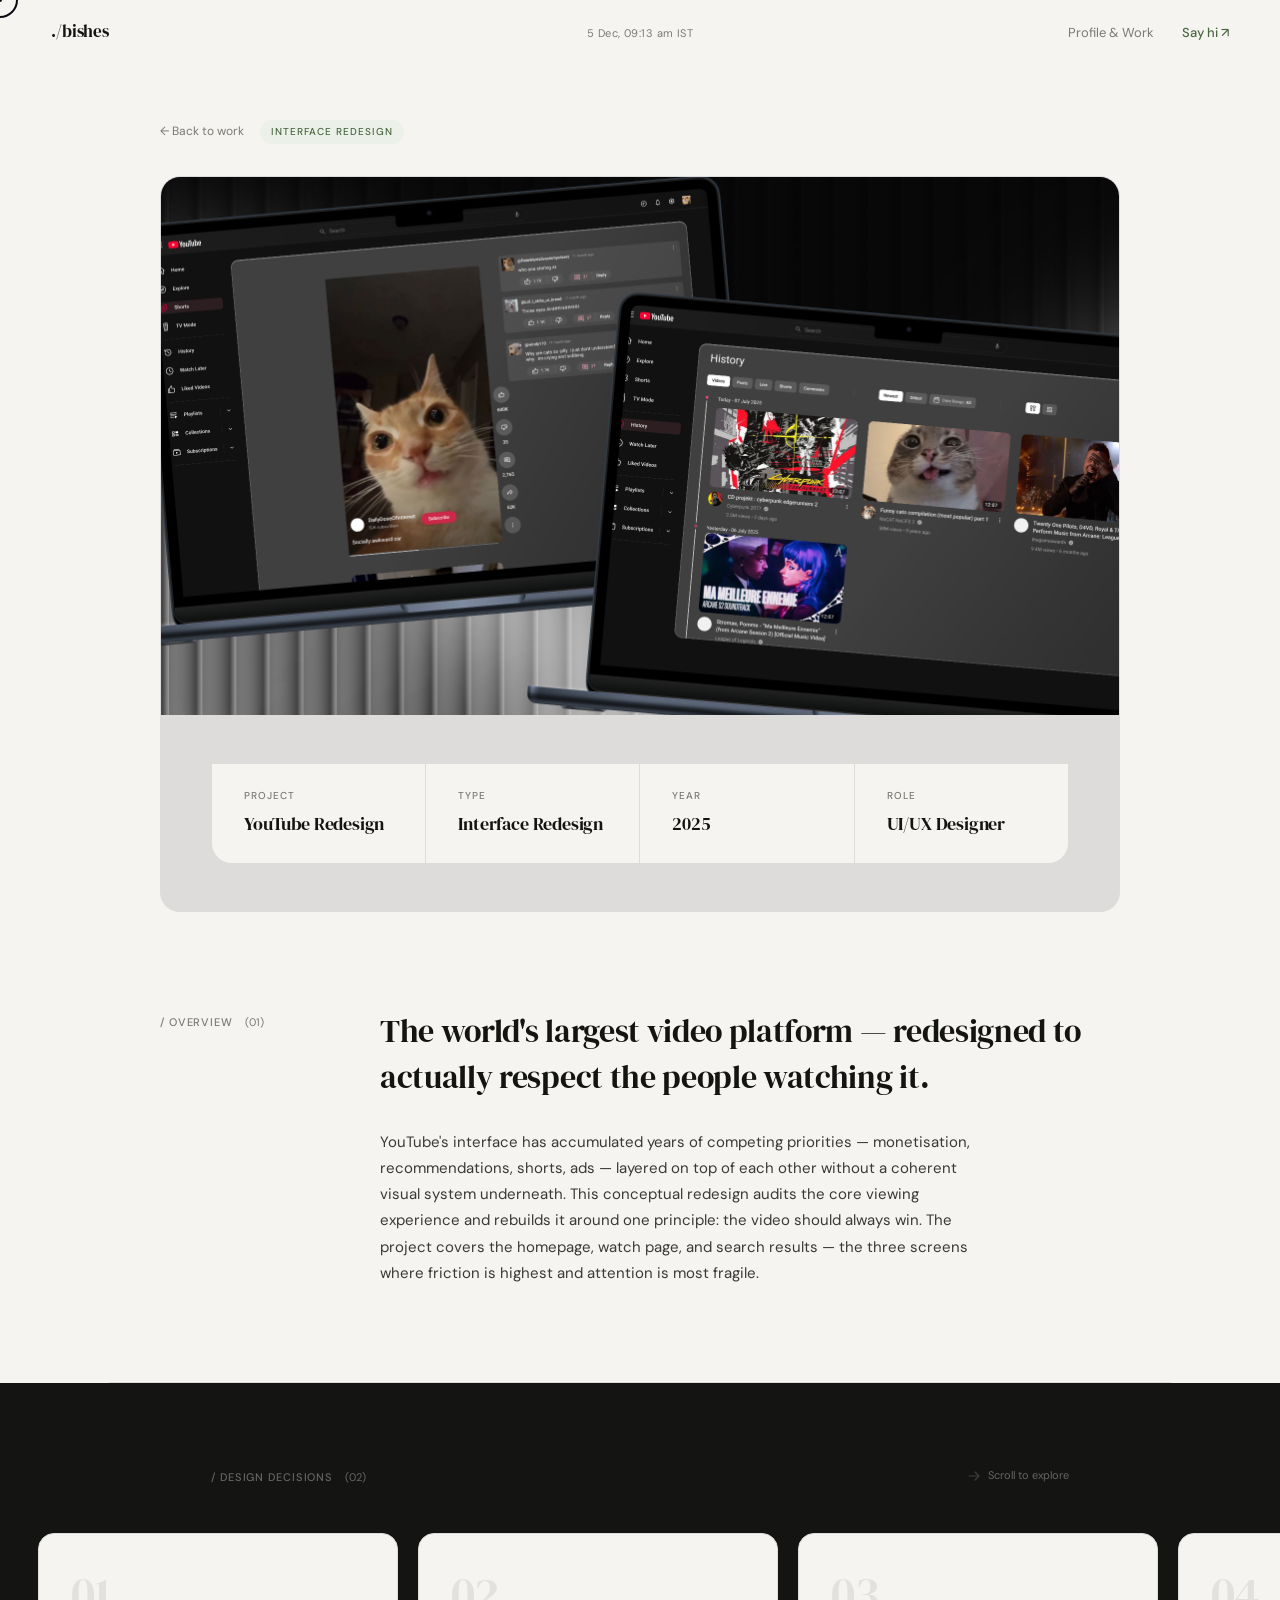
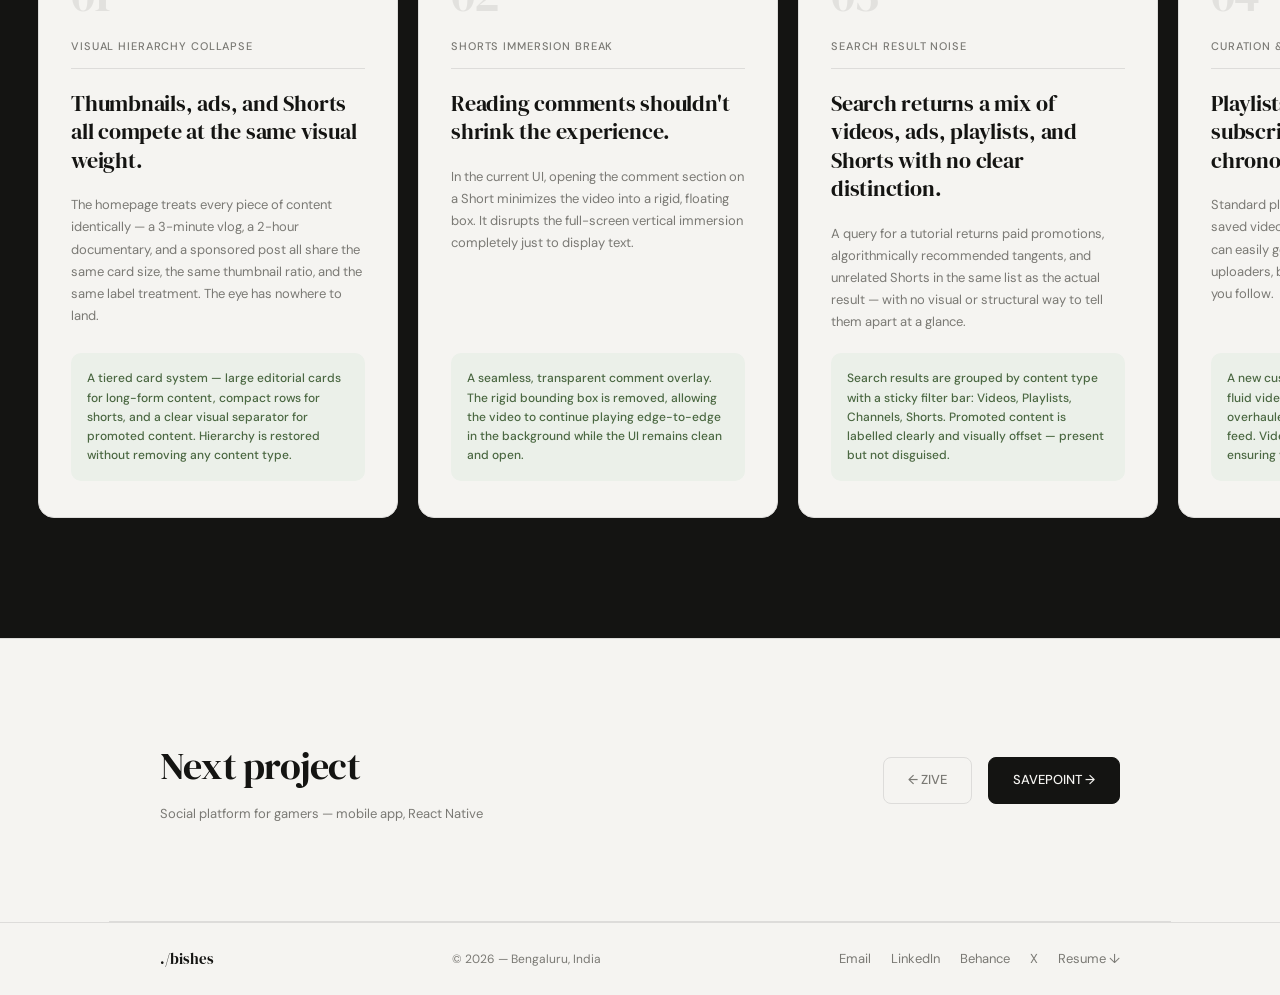
<file: redesign.html>
<!doctype html>
<html lang="en">
  <head>
    <meta charset="UTF-8" />
    <meta name="viewport" content="width=device-width, initial-scale=1.0" />
    <title>YouTube Redesign — Case Study · Bishzo</title>
    <link rel="preconnect" href="https://fonts.googleapis.com" />
    <link rel="preconnect" href="https://fonts.gstatic.com" crossorigin />
    <link
      href="https://fonts.googleapis.com/css2?family=DM+Serif+Display:ital@0;1&family=DM+Sans:ital,opsz,wght@0,9..40,300;0,9..40,400;0,9..40,500;1,9..40,300&display=swap"
      rel="stylesheet"
    />
    <link rel="icon" type="image/svg+xml" href="assets/cat-favicon.svg" />
    <link rel="stylesheet" href="style.css" />
    <link rel="stylesheet" href="case.css" />
  </head>
  <body>
    <div class="cursor" id="cursor"></div>
    <div class="cursor-dot" id="cursor-dot"></div>

    <nav class="nav" id="nav">
      <a href="index.html" class="nav__mark">./bishes</a>
      <div class="nav__center">
        <span class="nav__date" id="nav-date"></span>
      </div>
      <ul class="nav__links" style="margin-left: auto">
        <li><a href="about.html" class="nav__link">Profile & Work</a></li>
        <li>
          <a href="about.html#contact" class="nav__link nav__link--hi"
            >Say hi ↗</a
          >
        </li>
      </ul>
    </nav>

    <!-- ═══ HERO MOCKUP ═══ -->
    <div class="cs-hero" data-reveal>
      <div class="cs-hero__eyebrow">
        <a href="about.html" class="cs-hero__back">← Back to work</a>
        <span class="cs-hero__tag">Interface Redesign</span>
      </div>

      <!-- REPLACE: swap .cs-mockup__ph with your hero mockup image -->
      <div class="cs-mockup">
        <img
          src="assets/Redesign main MOCK.png"
          alt="YouTube Redesign Mockup"
          class="cs-mockup__img"
        />
      </div>

      <div class="cs-meta">
        <div class="cs-meta__cell">
          <span class="cs-meta__label">Project</span>
          <span class="cs-meta__val">YouTube Redesign</span>
        </div>
        <div class="cs-meta__cell">
          <span class="cs-meta__label">Type</span>
          <span class="cs-meta__val">Interface Redesign</span>
        </div>
        <div class="cs-meta__cell">
          <span class="cs-meta__label">Year</span>
          <span class="cs-meta__val">2025</span>
        </div>
        <div class="cs-meta__cell">
          <span class="cs-meta__label">Role</span>
          <span class="cs-meta__val">UI/UX Designer</span>
        </div>
      </div>
    </div>

    <!-- ═══ OVERVIEW ═══ -->
    <section class="cs-overview" data-reveal>
      <div class="cs-overview__inner">
        <div>
          <span class="section-label">/ Overview</span>
          <span class="section-num">(01)</span>
        </div>
        <div>
          <p class="cs-overview__pull">
            The world's largest video platform — redesigned to actually respect
            the people watching it.
          </p>
          <p class="cs-overview__body">
            YouTube's interface has accumulated years of competing priorities —
            monetisation, recommendations, shorts, ads — layered on top of each
            other without a coherent visual system underneath. This conceptual
            redesign audits the core viewing experience and rebuilds it around
            one principle: the video should always win. The project covers the
            homepage, watch page, and search results — the three screens where
            friction is highest and attention is most fragile.
          </p>
        </div>
      </div>
    </section>

    <!-- ═══ PAIN POINT CARDS ═══ -->
    <section class="cs-cards" data-reveal>
      <div class="cs-cards__header">
        <div>
          <span class="section-label">/ Design Decisions</span>
          <span class="section-num">(02)</span>
        </div>
        <span class="cs-cards__hint">
          <svg width="16" height="16" viewBox="0 0 16 16" fill="none">
            <path
              d="M3 8h10M9 4l4 4-4 4"
              stroke="currentColor"
              stroke-width="1.2"
              stroke-linecap="round"
              stroke-linejoin="round"
            />
          </svg>
          Scroll to explore
        </span>
      </div>

      <div class="cs-cards__track" id="redesign-track">
        <div class="cs-card">
          <div class="cs-card__preview">
            <img
              src="assets/YT card 1.png"
              alt="YouTube Redesign Mockup 1"
              style="
                width: 100%;
                height: 100%;
                object-fit: cover;
                display: block;
              "
            />
          </div>
          <span class="cs-card__num">01</span>
          <p class="cs-card__problem">Visual Hierarchy Collapse</p>
          <h3 class="cs-card__title">
            Thumbnails, ads, and Shorts all compete at the same visual weight.
          </h3>
          <p class="cs-card__body">
            The homepage treats every piece of content identically — a 3-minute
            vlog, a 2-hour documentary, and a sponsored post all share the same
            card size, the same thumbnail ratio, and the same label treatment.
            The eye has nowhere to land.
          </p>
          <div class="cs-card__solution">
            A tiered card system — large editorial cards for long-form content,
            compact rows for shorts, and a clear visual separator for promoted
            content. Hierarchy is restored without removing any content type.
          </div>
        </div>

        <div class="cs-card">
          <div class="cs-card__preview">
            <img
              src="assets/YT card 2.png"
              alt="YouTube Redesign Mockup 2"
              style="
                width: 100%;
                height: 100%;
                object-fit: cover;
                display: block;
              "
            />
          </div>
          <span class="cs-card__num">02</span>
          <p class="cs-card__problem">Shorts Immersion Break</p>
          <h3 class="cs-card__title">
            Reading comments shouldn't shrink the experience.
          </h3>
          <p class="cs-card__body">
            In the current UI, opening the comment section on a Short minimizes
            the video into a rigid, floating box. It disrupts the full-screen
            vertical immersion completely just to display text.
          </p>
          <div class="cs-card__solution">
            A seamless, transparent comment overlay. The rigid bounding box is
            removed, allowing the video to continue playing edge-to-edge in the
            background while the UI remains clean and open.
          </div>
        </div>

        <div class="cs-card">
          <div class="cs-card__preview">
            <img
              src="assets/YT card 3.png"
              alt="YouTube Redesign Mockup 3"
              style="
                width: 100%;
                height: 100%;
                object-fit: cover;
                display: block;
              "
            />
          </div>
          <span class="cs-card__num">03</span>
          <p class="cs-card__problem">Search Result Noise</p>
          <h3 class="cs-card__title">
            Search returns a mix of videos, ads, playlists, and Shorts with no
            clear distinction.
          </h3>
          <p class="cs-card__body">
            A query for a tutorial returns paid promotions, algorithmically
            recommended tangents, and unrelated Shorts in the same list as the
            actual result — with no visual or structural way to tell them apart
            at a glance.
          </p>
          <div class="cs-card__solution">
            Search results are grouped by content type with a sticky filter bar:
            Videos, Playlists, Channels, Shorts. Promoted content is labelled
            clearly and visually offset — present but not disguised.
          </div>
        </div>

        <div class="cs-card">
          <div class="cs-card__preview">
            <img
              src="assets/YT card 4.png"
              alt="YouTube Redesign Mockup 4"
              style="
                width: 100%;
                height: 100%;
                object-fit: cover;
                display: block;
              "
            />
          </div>
          <span class="cs-card__num">04</span>
          <p class="cs-card__problem">Curation & Feed Clarity</p>
          <h3 class="cs-card__title">
            Playlists are rigid, and subscription feeds lack chronological
            focus.
          </h3>
          <p class="cs-card__body">
            Standard playlists make it tedious to categorize saved videos.
            Meanwhile, the Subscriptions tab can easily get overwhelmed by
            high-volume uploaders, burying content from other creators you
            follow.
          </p>
          <div class="cs-card__solution">
            A new customizable "Collections" system for fluid video
            categorization, paired with an overhauled, timeline-based
            Subscription feed. Videos are strictly grouped by day, ensuring you
            never miss an upload.
          </div>
        </div>

        <div class="cs-card">
          <div class="cs-card__preview">
            <img
              src="assets/YT card 5.png"
              alt="YouTube Redesign Mockup 5"
              style="
                width: 100%;
                height: 100%;
                object-fit: cover;
                display: block;
              "
            />
          </div>
          <span class="cs-card__num">05</span>
          <p class="cs-card__problem">History Page Navigation</p>
          <h3 class="cs-card__title">
            Finding a video from three days ago shouldn't be a scavenger hunt.
          </h3>
          <p class="cs-card__body">
            The current history page is an endless, mixed dump of 10-second
            Shorts, random clicks, and 2-hour podcasts. Finding a specific past
            video relies entirely on endless scrolling and visual memory.
          </p>
          <div class="cs-card__solution">
            A structured, timeline-based History architecture. Days are clearly
            separated, and fast-paced Shorts are filtered into their own
            distinct horizontal rows, keeping the main vertical feed clean for
            long-form content.
          </div>
        </div>

        <div class="cs-card">
          <div class="cs-card__preview">
            <img
              src="assets/YT card 6.png"
              alt="YouTube Redesign Mockup 6"
              style="
                width: 100%;
                height: 100%;
                object-fit: cover;
                display: block;
              "
            />
          </div>
          <span class="cs-card__num">06</span>
          <p class="cs-card__problem">Watch Page Context</p>
          <h3 class="cs-card__title">
            Live chats and recommendations fight for the exact same real estate.
          </h3>
          <p class="cs-card__body">
            During live streams or premieres, the screen becomes a chaotic mess.
            Users are forced to choose between engaging with the community or
            discovering what to watch next, as both sections clash visually.
          </p>
          <div class="cs-card__solution">
            Integrated toggle tabs built directly beside the player. Users can
            seamlessly switch between the "Live Chat" view and the "Up Next"
            recommendations within the same clean side-panel, keeping the
            viewport tidy.
          </div>
        </div>
      </div>
    </section>

    <!-- ═══ END NAV ═══ -->
    <div class="cs-end" data-reveal>
      <div class="cs-end__left">
        <h2>Next project</h2>
        <p>Social platform for gamers — mobile app, React Native</p>
      </div>
      <div class="cs-end__nav">
        <a href="zive.html" class="cs-end__btn">← ZIVE</a>
        <a href="savepoint.html" class="cs-end__btn cs-end__btn--primary"
          >SAVEPOINT →</a
        >
      </div>
    </div>

    <footer class="footer">
      <div class="footer__inner">
        <span class="footer__mark">./bishes</span>
        <span class="footer__copy">© 2026 — Bengaluru, India</span>
        <div class="footer__links">
          <a href="mailto:phukonbishes04@gmail.com" class="footer__link"
            >Email</a
          >
          <a
            href="https://www.linkedin.com/in/bishes-phukon-436045247/"
            class="footer__link"
            target="_blank"
            rel="noopener"
            >LinkedIn</a
          >
          <a
            href="https://www.behance.net/bishesphukondesign"
            class="footer__link"
            target="_blank"
            rel="noopener"
            >Behance</a
          >
          <a
            href="https://x.com/wbishzo"
            class="footer__link"
            target="_blank"
            rel="noopener"
            >X</a
          >
          <a
            href="assets/Bishes_Phukon Design Resume.pdf"
            class="footer__link"
            download
            >Resume ↓</a
          >
        </div>
      </div>
    </footer>

    <script src="script.js"></script>
    <script>
      document.addEventListener("DOMContentLoaded", function () {
        const track = document.querySelector(".cs-cards__track");
        let isDown = false,
          startX,
          scrollLeft,
          velX = 0,
          lastX,
          rafId;

        if (track) {
          track.addEventListener("mousedown", (e) => {
            isDown = true;
            track.classList.add("is-dragging");
            startX = e.pageX - track.offsetLeft;
            scrollLeft = track.scrollLeft;
            lastX = e.pageX;
            velX = 0;
            cancelAnimationFrame(rafId);
          });

          window.addEventListener("mouseup", () => {
            if (!isDown) return;
            isDown = false;
            track.classList.remove("is-dragging");
            const glide = () => {
              velX *= 0.92;
              if (Math.abs(velX) < 0.5) return;
              track.scrollLeft -= velX;
              rafId = requestAnimationFrame(glide);
            };
            rafId = requestAnimationFrame(glide);
          });

          window.addEventListener("mousemove", (e) => {
            if (!isDown) return;
            e.preventDefault();
            const x = e.pageX - track.offsetLeft;
            const walk = (x - startX) * 1.5;
            velX = (e.pageX - lastX) * 1.5;
            track.scrollLeft = scrollLeft - walk;
            lastX = e.pageX;
          });

          track.addEventListener(
            "wheel",
            (e) => {
              if (e.deltaY !== 0) {
                e.preventDefault();
                track.scrollLeft += e.deltaY;
              }
            },
            { passive: false },
          );
        }

        // ── Card Hover & Mockup Preview Logic ──
        let activePreview = null;

        document.querySelectorAll(".cs-card").forEach((card) => {
          const preview = card.querySelector(".cs-card__preview");
          if (preview) {
            document.body.appendChild(preview);
            card._linkedPreview = preview;
          }

          card.addEventListener("mouseenter", () => {
            if (card._linkedPreview) {
              activePreview = card._linkedPreview;
              activePreview.classList.add("is-visible");
            }
          });

          card.addEventListener("mouseleave", () => {
            if (card._linkedPreview) {
              card._linkedPreview.classList.remove("is-visible");
            }
            activePreview = null;
          });
        });

        document.addEventListener("mousemove", (e) => {
          if (activePreview) {
            activePreview.style.left = e.clientX + 24 + "px";
            activePreview.style.top = e.clientY - 120 + "px";
          }
        });
      });
    </script>
  </body>
</html>
</file>
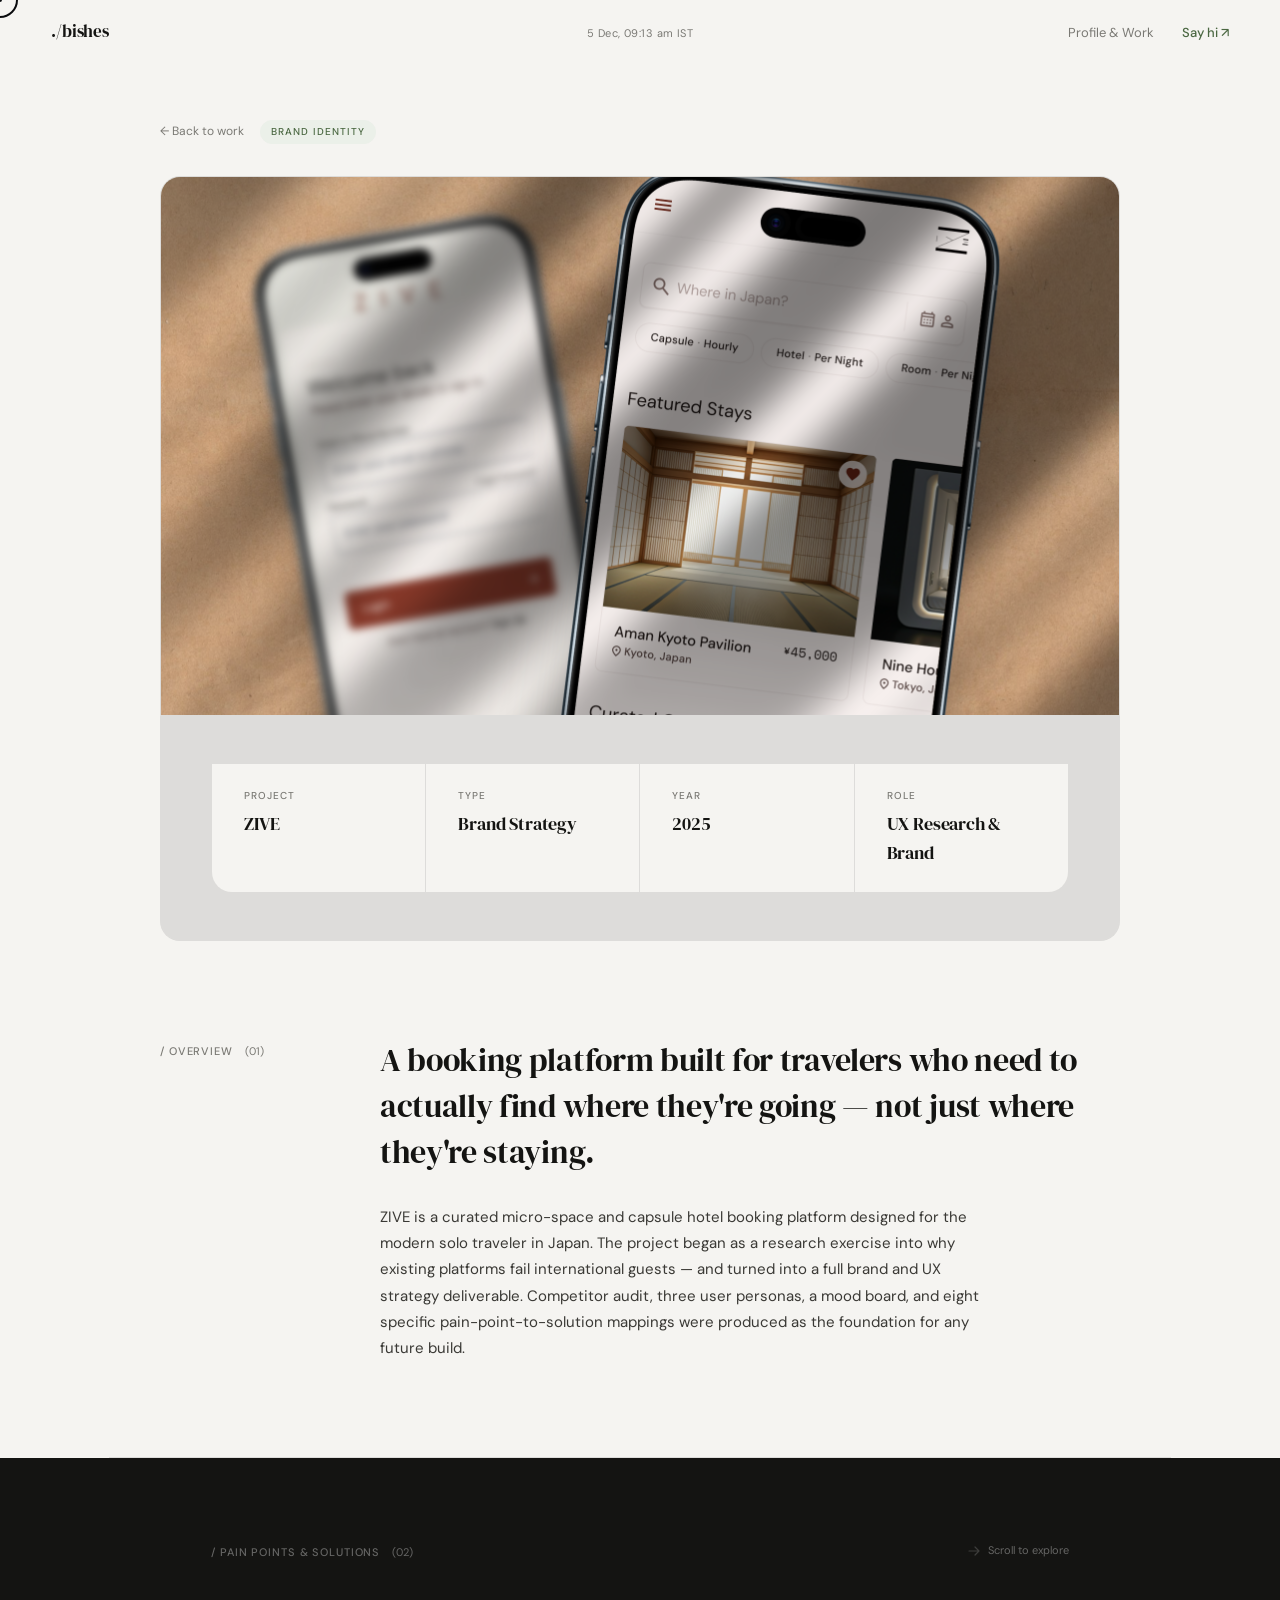
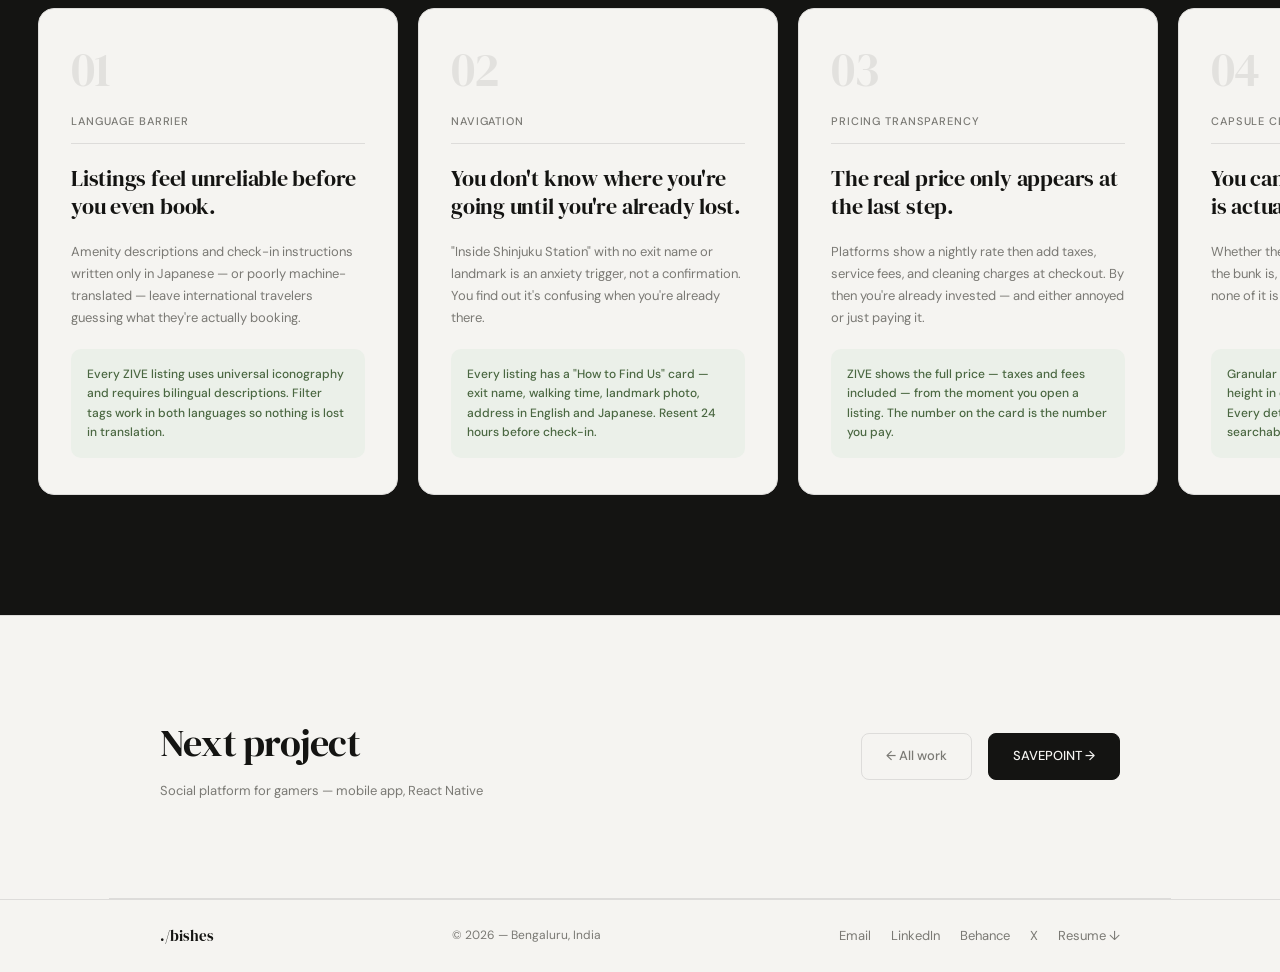
<file: zive.html>
<!doctype html>
<html lang="en">
  <head>
    <meta charset="UTF-8" />
    <meta name="viewport" content="width=device-width, initial-scale=1.0" />
    <title>ZIVE — Case Study · Bishes Phukon</title>
    <link rel="preconnect" href="https://fonts.googleapis.com" />
    <link rel="preconnect" href="https://fonts.gstatic.com" crossorigin />
    <link
      href="https://fonts.googleapis.com/css2?family=DM+Serif+Display:ital@0;1&family=DM+Sans:ital,opsz,wght@0,9..40,300;0,9..40,400;0,9..40,500;1,9..40,300&display=swap"
      rel="stylesheet"
    />
    <link rel="icon" type="image/svg+xml" href="assets/cat-favicon.svg" />
    <link rel="stylesheet" href="style.css" />
    <link rel="stylesheet" href="case.css" />
  </head>
  <body>
    <div class="cursor" id="cursor"></div>
    <div class="cursor-dot" id="cursor-dot"></div>

    <nav class="nav" id="nav">
      <a href="index.html" class="nav__mark">./bishes</a>
      <div class="nav__center">
        <span class="nav__date" id="nav-date"></span>
      </div>
      <ul class="nav__links" style="margin-left: auto">
        <li><a href="about.html" class="nav__link">Profile & Work</a></li>
        <li>
          <a href="about.html#contact" class="nav__link nav__link--hi"
            >Say hi ↗</a
          >
        </li>
      </ul>
    </nav>

    <!-- ═══ HERO MOCKUP ═══ -->
    <div class="cs-hero" data-reveal>
      <div class="cs-hero__eyebrow">
        <a href="about.html" class="cs-hero__back">← Back to work</a>
        <span class="cs-hero__tag">Brand Identity</span>
      </div>

      <!-- MOCKUP FRAME -->
      <!-- REPLACE: swap .cs-mockup__ph with <img src="assets/images/zive-mockup.jpg" alt="ZIVE mockup" style="width:100%;height:100%;object-fit:cover;border-radius:20px 20px 0 0;"> -->
      <div class="cs-mockup">
        <img
          src="assets/ZIVE main MOCK.png"
          alt="ZIVE Project Mockup"
          class="cs-mockup__img"
        />
      </div>

      <!-- META STRIP -->
      <div class="cs-meta">
        <div class="cs-meta__cell">
          <span class="cs-meta__label">Project</span>
          <span class="cs-meta__val">ZIVE</span>
        </div>
        <div class="cs-meta__cell">
          <span class="cs-meta__label">Type</span>
          <span class="cs-meta__val">Brand Strategy</span>
        </div>
        <div class="cs-meta__cell">
          <span class="cs-meta__label">Year</span>
          <span class="cs-meta__val">2025</span>
        </div>
        <div class="cs-meta__cell">
          <span class="cs-meta__label">Role</span>
          <span class="cs-meta__val">UX Research & Brand</span>
        </div>
      </div>
    </div>

    <!-- ═══ OVERVIEW ═══ -->
    <section class="cs-overview" data-reveal>
      <div class="cs-overview__inner">
        <div>
          <span class="section-label">/ Overview</span>
          <span class="section-num">(01)</span>
        </div>
        <div>
          <p class="cs-overview__pull">
            A booking platform built for travelers who need to actually find
            where they're going — not just where they're staying.
          </p>
          <p class="cs-overview__body">
            ZIVE is a curated micro-space and capsule hotel booking platform
            designed for the modern solo traveler in Japan. The project began as
            a research exercise into why existing platforms fail international
            guests — and turned into a full brand and UX strategy deliverable.
            Competitor audit, three user personas, a mood board, and eight
            specific pain-point-to-solution mappings were produced as the
            foundation for any future build.
          </p>
        </div>
      </div>
    </section>

    <!-- ═══ PAIN POINT CARDS ═══ -->
    <section class="cs-cards" data-reveal>
      <div class="cs-cards__header">
        <div>
          <span class="section-label">/ Pain Points & Solutions</span>
          <span class="section-num">(02)</span>
        </div>
        <span class="cs-cards__hint">
          <svg width="16" height="16" viewBox="0 0 16 16" fill="none">
            <path
              d="M3 8h10M9 4l4 4-4 4"
              stroke="currentColor"
              stroke-width="1.2"
              stroke-linecap="round"
              stroke-linejoin="round"
            />
          </svg>
          Scroll to explore
        </span>
      </div>

      <div class="cs-cards__track" id="zive-track">
        <div class="cs-card">
          <div class="cs-card__preview">
            <img src="assets/Zive card 1 mockup.png" alt="ZIVE Mockup 1" />
          </div>
          <span class="cs-card__num">01</span>
          <p class="cs-card__problem">Language Barrier</p>
          <h3 class="cs-card__title">
            Listings feel unreliable before you even book.
          </h3>
          <p class="cs-card__body">
            Amenity descriptions and check-in instructions written only in
            Japanese — or poorly machine-translated — leave international
            travelers guessing what they're actually booking.
          </p>
          <div class="cs-card__solution">
            Every ZIVE listing uses universal iconography and requires bilingual
            descriptions. Filter tags work in both languages so nothing is lost
            in translation.
          </div>
        </div>

        <div class="cs-card">
          <div class="cs-card__preview">
            <img src="assets/Zive card 2 mockup.png" alt="ZIVE Mockup 2" />
          </div>
          <span class="cs-card__num">02</span>
          <p class="cs-card__problem">Navigation</p>
          <h3 class="cs-card__title">
            You don't know where you're going until you're already lost.
          </h3>
          <p class="cs-card__body">
            "Inside Shinjuku Station" with no exit name or landmark is an
            anxiety trigger, not a confirmation. You find out it's confusing
            when you're already there.
          </p>
          <div class="cs-card__solution">
            Every listing has a "How to Find Us" card — exit name, walking time,
            landmark photo, address in English and Japanese. Resent 24 hours
            before check-in.
          </div>
        </div>

        <div class="cs-card">
          <div class="cs-card__preview">
            <img src="assets/Zive card 3 mockup.png" alt="ZIVE Mockup 3" />
          </div>
          <span class="cs-card__num">03</span>
          <p class="cs-card__problem">Pricing Transparency</p>
          <h3 class="cs-card__title">
            The real price only appears at the last step.
          </h3>
          <p class="cs-card__body">
            Platforms show a nightly rate then add taxes, service fees, and
            cleaning charges at checkout. By then you're already invested — and
            either annoyed or just paying it.
          </p>
          <div class="cs-card__solution">
            ZIVE shows the full price — taxes and fees included — from the
            moment you open a listing. The number on the card is the number you
            pay.
          </div>
        </div>

        <div class="cs-card">
          <div class="cs-card__preview">
            <img src="assets/Zive card 4 mockup.png" alt="ZIVE Mockup 4" />
          </div>
          <span class="cs-card__num">04</span>
          <p class="cs-card__problem">Capsule Clarity</p>
          <h3 class="cs-card__title">
            You can't tell what the capsule is actually like.
          </h3>
          <p class="cs-card__body">
            Whether there's a door or just a curtain, how tall the bunk is,
            whether the locker fits a laptop bag — none of it is standardised or
            reliably listed.
          </p>
          <div class="cs-card__solution">
            Granular filter tags: door vs. curtain, bunk height in cm, noise
            level rating, locker size. Every detail that affects comfort is
            searchable before you open a single listing.
          </div>
        </div>

        <div class="cs-card">
          <div class="cs-card__preview">
            <img src="assets/Zive card  5 mockup.png" alt="ZIVE Mockup 5" />
          </div>
          <span class="cs-card__num">05</span>
          <p class="cs-card__problem">Listing Photography</p>
          <h3 class="cs-card__title">
            Photos are misleading or missing entirely.
          </h3>
          <p class="cs-card__body">
            Wide-angle distortion, stylised renders, or one blurry exterior
            shot. You book based on what looks good, arrive to something
            different, and lose trust in the platform.
          </p>
          <div class="cs-card__solution">
            Every ZIVE listing requires a minimum set of honest, natural-light
            photos — pod interior, desk, bathroom, locker, entrance. No renders,
            no distortion.
          </div>
        </div>

        <div class="cs-card">
          <div class="cs-card__preview">
            <img src="assets/Zive card 6 mockup.png" alt="ZIVE Mockup 6" />
          </div>
          <span class="cs-card__num">06</span>
          <p class="cs-card__problem">Payment Friction</p>
          <h3 class="cs-card__title">
            Foreign cards get rejected with no explanation.
          </h3>
          <p class="cs-card__body">
            You reach payment, enter your card, and it fails. No clear reason,
            no alternative suggested. You either abandon the booking or spend
            time troubleshooting.
          </p>
          <div class="cs-card__solution">
            ZIVE supports major international cards, PayPal, and regional
            methods. The system detects your location and surfaces the most
            likely working option first.
          </div>
        </div>

        <div class="cs-card">
          <div class="cs-card__preview">
            <img src="assets/Zive card 7 mockup.png" alt="ZIVE Mockup 7" />
          </div>
          <span class="cs-card__num">07</span>
          <p class="cs-card__problem">Host Communication</p>
          <h3 class="cs-card__title">
            Host communication is slow, automated, and impersonal.
          </h3>
          <p class="cs-card__body">
            Pre-arrival instructions arrive as a wall of text the morning of
            check-in — too late to be useful, too dense to read quickly.
          </p>
          <div class="cs-card__solution">
            In-app messaging with pre-translated templates. A personalised
            pre-arrival message sent 24 hours before check-in — concise,
            structured, human in tone.
          </div>
        </div>

        <div class="cs-card">
          <div class="cs-card__preview">
            <img src="assets/Zive card 8 mockup.png" alt="ZIVE Mockup 8" />
          </div>
          <span class="cs-card__num">08</span>
          <p class="cs-card__problem">Work-Readiness</p>
          <h3 class="cs-card__title">
            Finding a work-friendly stay means opening twelve tabs.
          </h3>
          <p class="cs-card__body">
            "Business-friendly" means nothing specific. You cross-reference
            listing descriptions, hunt for a desk in photos, google the Wi-Fi
            speed, and still aren't sure until you arrive.
          </p>
          <div class="cs-card__solution">
            ZIVE's Work-Ready badge is verified against fixed criteria — desk
            present, Wi-Fi speed tested, noise rating, power outlet visible in
            photos. One badge, no guesswork.
          </div>
        </div>
      </div>
    </section>

    <!-- ═══ END NAV ═══ -->
    <div class="cs-end" data-reveal>
      <div class="cs-end__left">
        <h2>Next project</h2>
        <p>Social platform for gamers — mobile app, React Native</p>
      </div>
      <div class="cs-end__nav">
        <a href="about.html" class="cs-end__btn">← All work</a>
        <a href="savepoint.html" class="cs-end__btn cs-end__btn--primary"
          >SAVEPOINT →</a
        >
      </div>
    </div>

    <!-- ═══ FOOTER ═══ -->
    <footer class="footer">
      <div class="footer__inner">
        <span class="footer__mark">./bishes</span>
        <span class="footer__copy">© 2026 — Bengaluru, India</span>
        <div class="footer__links">
          <a href="mailto:phukonbishes04@gmail.com" class="footer__link"
            >Email</a
          >
          <a
            href="https://www.linkedin.com/in/bishes-phukon-436045247/"
            class="footer__link"
            target="_blank"
            rel="noopener"
            >LinkedIn</a
          >
          <a
            href="https://www.behance.net/bishesphukondesign"
            class="footer__link"
            target="_blank"
            rel="noopener"
            >Behance</a
          >
          <a
            href="https://x.com/wbishzo"
            class="footer__link"
            target="_blank"
            rel="noopener"
            >X</a
          >
          <a
            href="assets/Bishes_Phukon Design Resume.pdf"
            class="footer__link"
            download
            >Resume ↓</a
          >
        </div>
      </div>
    </footer>

    <script src="script.js"></script>
    <script>
      document.addEventListener("DOMContentLoaded", function () {
        const track = document.querySelector(".cs-cards__track");
        let isDown = false,
          startX,
          scrollLeft,
          velX = 0,
          lastX,
          rafId;

        // ── Horizontal Drag & Scroll Logic ──
        if (track) {
          track.addEventListener("mousedown", (e) => {
            isDown = true;
            track.classList.add("is-dragging");
            startX = e.pageX - track.offsetLeft;
            scrollLeft = track.scrollLeft;
            lastX = e.pageX;
            velX = 0;
            cancelAnimationFrame(rafId);
          });

          window.addEventListener("mouseup", () => {
            if (!isDown) return;
            isDown = false;
            track.classList.remove("is-dragging");
            const glide = () => {
              velX *= 0.92;
              if (Math.abs(velX) < 0.5) return;
              track.scrollLeft -= velX;
              rafId = requestAnimationFrame(glide);
            };
            rafId = requestAnimationFrame(glide);
          });

          window.addEventListener("mousemove", (e) => {
            if (!isDown) return;
            e.preventDefault();
            const x = e.pageX - track.offsetLeft;
            const walk = (x - startX) * 1.5;
            velX = (e.pageX - lastX) * 1.5;
            track.scrollLeft = scrollLeft - walk;
            lastX = e.pageX;
          });

          track.addEventListener(
            "wheel",
            (e) => {
              if (e.deltaY !== 0) {
                e.preventDefault();
                track.scrollLeft += e.deltaY;
              }
            },
            { passive: false },
          );
        }

        // ── Card Hover & Mockup Preview Logic ──
        let activePreview = null;

        document.querySelectorAll(".cs-card").forEach((card) => {
          const preview = card.querySelector(".cs-card__preview");

          if (preview) {
            // Detach preview from card to avoid CSS transform clipping, move to body
            document.body.appendChild(preview);
            // Link the preview back to the card object in memory
            card._linkedPreview = preview;
          }

          card.addEventListener("mouseenter", () => {
            if (card._linkedPreview) {
              activePreview = card._linkedPreview;
              activePreview.classList.add("is-visible");
            }
          });

          card.addEventListener("mouseleave", () => {
            if (card._linkedPreview) {
              card._linkedPreview.classList.remove("is-visible");
            }
            activePreview = null;
          });
        });

        // Make the active preview follow the mouse
        document.addEventListener("mousemove", (e) => {
          if (activePreview) {
            // Positioned perfectly next to the cursor
            activePreview.style.left = e.clientX + 24 + "px";
            activePreview.style.top = e.clientY - 120 + "px";
          }
        });
      });
    </script>
  </body>
</html>
</file>
<file: style.css>
/* ══════════════════════════════════════════
   ZORU — style.css
   Palette: near-white / near-black / sage
   Type: DM Serif Display + DM Sans
   ══════════════════════════════════════════ */
html,
body {
  overflow-x: hidden;
  width: 100%;
}
:root {
  --bg: #f5f4f1;
  --bg-2: #edece8;
  --ink: #141412;
  --ink-2: #3a3935;
  --ink-3: #7a7974;
  --line: #dddcda;
  --accent: #4a6741; /* muted sage green */
  --accent-bg: #ebf0e9;

  --f-serif: "DM Serif Display", Georgia, serif;
  --f-sans: "DM Sans", system-ui, sans-serif;

  --w: 960px;
  --px: clamp(24px, 4vw, 80px);
  --ease: cubic-bezier(0.25, 0.1, 0.25, 1);
  --ease-out: cubic-bezier(0, 0, 0.3, 1);
}

/* ── RESET ── */
/* ── CUSTOM TEXT SELECTION ── */
::selection {
  background-color: var(--ink);
  color: var(--bg);
}

::-moz-selection {
  background-color: var(--ink);
  color: var(--bg);
}
*,
*::before,
*::after {
  box-sizing: border-box;
  margin: 0;
  padding: 0;
}
html {
  scroll-behavior: smooth;
  /* Forces Mac and Windows to render text at maximum crispness */
  -webkit-font-smoothing: antialiased;
  -moz-osx-font-smoothing: grayscale;
  text-rendering: optimizeLegibility;
}
body {
  background: var(--bg);
  color: var(--ink-2);
  font-family: var(--f-sans);
  font-size: 16px;
  line-height: 1.6;
  cursor: none;
}
a {
  color: inherit;
  text-decoration: none;
}
ul {
  list-style: none;
}
img {
  display: block;
  max-width: 100%;
}

/* ── CUSTOM CURSOR ── */
.cursor {
  position: fixed;
  top: 0;
  left: 0;
  z-index: 9999;
  pointer-events: none;
  width: 36px;
  height: 36px;
  background: transparent;
  border: 2px solid white;
  border-radius: 50%;
  transform: translate(-50%, -50%);
  transition:
    transform 0.15s var(--ease),
    width 0.3s var(--ease),
    height 0.3s var(--ease);
  mix-blend-mode: difference;
}
.cursor-dot {
  position: fixed;
  top: 0;
  left: 0;
  z-index: 10000;
  pointer-events: none;
  width: 4px;
  height: 4px;
  background: white;
  border-radius: 50%;
  transform: translate(-50%, -50%);
  transition: transform 0.05s var(--ease);
  mix-blend-mode: difference;
}

body.cursor-hover .cursor {
  width: 64px;
  height: 64px;
}
body.cursor-hover .cursor-dot {
  opacity: 0;
}

/* ── SECTION UTILITY ── */
.section-label {
  font-family: var(--f-sans);
  font-size: 11px;
  font-weight: 500;
  letter-spacing: 0.08em;
  text-transform: uppercase;
  color: var(--ink-3);
}
.section-num {
  font-family: var(--f-sans);
  font-size: 11px;
  color: var(--ink-3);
  margin-left: 8px;
}
.text-link {
  font-family: var(--f-sans);
  font-size: 13px;
  font-weight: 500;
  color: var(--ink-3);
  position: relative;
  display: inline-flex;
  align-items: center;
  gap: 4px;
  transition: color 0.2s var(--ease);
}
.text-link::after {
  content: "";
  position: absolute;
  bottom: -1px;
  left: 0;
  width: 0;
  height: 1px;
  background: var(--accent);
  transition: width 0.3s var(--ease-out);
}
.text-link:hover {
  color: var(--accent);
}
.text-link:hover::after {
  width: 100%;
}

/* ── SCROLL REVEAL ── */
[data-reveal] {
  opacity: 0;
  transform: translateY(40px);
  /* Make sure will-change is completely removed from here! */
  transition:
    opacity 0.6s var(--ease-out),
    transform 0.6s var(--ease-out);
}

[data-reveal].is-visible {
  opacity: 1;
  transform: translateY(0); /* Ensures it snaps exactly to the pixel grid */
}

/* ═══════════════════════════════
   NAV
═══════════════════════════════ */
.nav {
  position: fixed;
  top: 0;
  left: 0;
  right: 0;
  z-index: 200;
  display: grid;
  grid-template-columns: 1fr 1fr 1fr;
  align-items: center;
  padding: 18px var(--px);
  transition:
    background 0.4s var(--ease),
    border-color 0.4s var(--ease);
  border-bottom: 1px solid transparent;
}
.nav--scrolled {
  background: rgba(245, 244, 241, 0.88);
  backdrop-filter: blur(16px);
  -webkit-backdrop-filter: blur(16px);
  border-bottom-color: var(--line);
  border-radius: 0 0 14px 14px;
}
.nav__mark {
  font-family: var(--f-serif);
  font-size: 17px;
  color: var(--ink);
  letter-spacing: -0.01em;
}
.nav__center {
  text-align: center;
}
.nav__date {
  font-family: var(--f-sans);
  font-size: 11px;
  color: var(--ink-3);
  letter-spacing: 0.04em;
}
.nav__links {
  display: flex;
  align-items: center;
  justify-content: flex-end;
  gap: 28px;
}
.nav__link {
  font-family: var(--f-sans);
  font-size: 13px;
  font-weight: 400;
  color: var(--ink-3);
  position: relative;
  transition: color 0.2s var(--ease);
}
.nav__link::after {
  content: "";
  position: absolute;
  bottom: -2px;
  left: 0;
  width: 0;
  height: 1px;
  background: var(--ink);
  transition: width 0.25s var(--ease-out);
}
.nav__link:hover {
  color: var(--ink);
}
.nav__link:hover::after {
  width: 100%;
}
.nav__link--hi {
  color: var(--accent);
  font-weight: 500;
}
.nav__link--hi:hover {
  color: var(--ink);
}
.nav__link--hi::after {
  background: var(--ink);
}

/* ═══════════════════════════════
   HERO
═══════════════════════════════ */
.hero {
  min-height: 100svh;
  padding: 120px var(--px) 64px;
  display: flex;
  flex-direction: column;
  justify-content: space-between;
  max-width: calc(var(--w) + var(--px) * 2);
  margin: 0 auto;
  width: 100%;
  position: relative;
}
.hero__top {
  display: flex;
  justify-content: space-between;
  align-items: center;
  margin-bottom: 40px;
}
.hero__stamp {
  font-family: var(--f-sans);
  font-size: 11px;
  font-weight: 500;
  letter-spacing: 0.1em;
  text-transform: uppercase;
  color: var(--ink-3);
  opacity: 0;
  animation: fadeIn 0.6s var(--ease-out) 0.1s forwards;
}
.hero__body {
  display: flex;
  flex-direction: column;
  align-items: center;
  justify-content: center;
  flex: 1;
  gap: 64px;
  margin-bottom: 48px;
  padding-top: 4vh;
  opacity: 0;
  animation: fadeIn 1s var(--ease-out) 0.3s forwards;
}

/* ── LOOPING HERO MARQUEE ── */
.hero__marquee-wrapper {
  width: 100vw;
  max-width: 100vw;
  margin-left: calc(-50vw + 50%);
  margin-right: calc(-50vw + 50%);
  flex-shrink: 0; /* This stops the parent container from squishing it */
  overflow: hidden;
  display: flex;
}

.hero__marquee {
  display: flex;
  align-items: center;
  width: max-content;
  /* Animates from left to right over 20 seconds. Lower the 20s to make it faster. */
  animation: scrollLeftToRight 20s linear infinite;
}

.marquee-group {
  display: flex;
  align-items: center;
  gap: 4vw; /* Space between the name and the line */
  padding-right: 4vw; /* Space before the next repeated name */
}

.marquee-group span:not(.name-line-inline) {
  font-family: var(--f-sans);
  font-size: clamp(50px, 13vw, 200px); /* Keeps both words massive */
  font-weight: 500;
  color: var(--ink);
  line-height: 0.85;
  letter-spacing: -0.04em;
  white-space: nowrap;
}

.name-line-inline {
  display: inline-block;
  width: 15vw; /* Length of the thick line */
  height: clamp(8px, 1.5vw, 24px);
  background-color: var(--ink);
  transform: translateY(5%);
}

/* 
  By starting at -50% (pulled to the left) and moving to 0% (natural position),
  the text continually flows toward the right. Because the first half of the 
  ribbon is identical to the second half, it creates a perfect, invisible loop.
*/
@keyframes scrollLeftToRight {
  0% {
    transform: translateX(-50%);
  }
  100% {
    transform: translateX(0%);
  }
}

.hero__intro {
  font-family: var(--f-sans);
  font-size: clamp(20px, 2.8vw, 42px);
  font-weight: 400;
  color: var(--ink);
  line-height: 1.35;
  letter-spacing: -0.02em;
  text-align: center;
  max-width: 95%;
}
.hero__cta:hover {
  color: var(--accent);
  border-color: var(--accent);
}
.hero__cta:hover .hero__arrow {
  transform: translateX(5px);
}

/* ═══════════════════════════════
   TICKER
═══════════════════════════════ */
.ticker {
  overflow: hidden;
  border-top: 1px solid var(--line);
  border-bottom: 1px solid var(--line);
  padding: 14px 0;
  background: var(--bg-2);
}
.ticker__track {
  display: flex;
  align-items: center;
  gap: 20px;
  white-space: nowrap;
  width: max-content;
  animation: ticker 30s linear infinite;
}
.ticker__track span {
  font-family: var(--f-sans);
  font-size: 11px;
  font-weight: 500;
  letter-spacing: 0.08em;
  text-transform: uppercase;
  color: var(--ink-3);
}
.ticker__sep {
  color: var(--accent) !important;
  font-size: 14px !important;
}
.ticker:hover .ticker__track {
  animation-play-state: paused;
}
@keyframes ticker {
  from {
    transform: translateX(0);
  }
  to {
    transform: translateX(-50%);
  }
}

/* ═══════════════════════════════
   ABOUT INTRO
═══════════════════════════════ */
.about {
  padding: 96px var(--px);
  border-bottom: 1px solid var(--line);
}
.about__inner {
  max-width: 800px; /* Made slightly narrower for better reading width */
  margin: 0 auto;
  display: flex;
  flex-direction: column;
  align-items: center; /* Centers the content blocks */
  text-align: center; /* Centers the text */
}
.about__header {
  display: flex;
  align-items: center;
  width: 100%; /* Forces the header to stretch the full width of the container */
  justify-content: flex-start; /* Pushes the label to the left edge */
  margin-bottom: 32px;
}
.about__pull {
  font-family: var(--f-serif);
  font-size: clamp(24px, 2.5vw, 36px);
  font-weight: 400;
  line-height: 1.45;
  letter-spacing: -0.01em;
  color: var(--ink);
  margin-bottom: 40px;
}
.about__stats {
  display: flex;
  justify-content: center; /* Centers the 3 stats horizontally */
  gap: 48px;
  margin-bottom: 32px;
  padding-top: 24px;
  border-top: 1px solid var(--line);
  width: 100%; /* Ensures the top border spans the whole width */
}
.about__stat {
  display: flex;
  flex-direction: column;
  gap: 2px;
}
.about__stat-num {
  font-family: var(--f-serif);
  font-size: 40px;
  color: var(--ink);
  line-height: 1;
  letter-spacing: -0.02em;
}
.about__stat-label {
  font-family: var(--f-sans);
  font-size: 12px;
  color: var(--ink-3);
}

/* ═══════════════════════════════
   SERVICES
═══════════════════════════════ */
.services {
  background: var(--ink);
  padding: 80px var(--px) 40px;
}
.services__inner {
  max-width: var(--w);
  margin: 0 auto;
}
.services__header {
  display: flex;
  justify-content: space-between;
  align-items: center;
  margin-bottom: 16px;
  padding-bottom: 24px;
  border-bottom: 1px solid rgba(255, 255, 255, 0.08);
}

.services__list {
  display: flex;
  flex-direction: column;
}

.service-item {
  display: flex;
  flex-wrap: wrap; /* Allows the accordion to drop below the title safely */
  align-items: center;
  justify-content: space-between;
  padding: 28px 0; /* Perfectly symmetrical top and bottom spacing */
  border-bottom: 1px solid rgba(255, 255, 255, 0.25); /* Bumped opacity so the line is visible */
  cursor: pointer;
  overflow: hidden;
}

.service-item__info {
  display: flex;
  align-items: center;
  gap: 32px;
  transition: transform 0.6s cubic-bezier(0.16, 1, 0.3, 1);
}

.service-item__num {
  font-family: var(--f-sans);
  font-size: 16px;
  color: rgba(255, 255, 255, 0.25);
  font-weight: 500;
  transition:
    opacity 0.4s var(--ease-out),
    transform 0.5s cubic-bezier(0.16, 1, 0.3, 1);
}

.service-item__name {
  font-family: var(--f-serif);
  font-size: clamp(28px, 3.5vw, 48px);
  font-weight: 400;
  color: #f5f4f1;
  letter-spacing: -0.02em;
  line-height: 1;
  transition: color 0.4s var(--ease);
}

/* Expanding Media Container */
.service-item__media {
  width: 0;
  height: 100px;
  opacity: 0;
  overflow: hidden;
  border-radius: 8px;
  transform: translateX(-20px);
  transition:
    width 0.6s cubic-bezier(0.16, 1, 0.3, 1),
    opacity 0.5s var(--ease-out),
    transform 0.6s cubic-bezier(0.16, 1, 0.3, 1);
  will-change: width, opacity, transform;
}

.service-item.is-active .service-item__media {
  width: 240px;
  opacity: 1;
  transform: translateX(0);
}

.service-item__media img,
.service-item__media-ph {
  width: 240px; /* Fixed inner width so it reveals, instead of squeezing */
  height: 100px;
  object-fit: cover;
  display: block;
}

.service-item__media-ph {
  background: #1e1e1b;
  border: 1px solid rgba(255, 255, 255, 0.08);
  display: flex;
  align-items: center;
  justify-content: center;
  font-family: var(--f-sans);
  font-size: 11px;
  color: rgba(255, 255, 255, 0.3);
}

/* ── HOVER ANIMATIONS ── */
.service-item:hover .service-item__info {
  transform: translateX(-24px); /* Pulls the title slightly to the left */
}

.service-item:hover .service-item__num {
  opacity: 0;
  transform: translateX(16px); /* Number slides right, fading into the title */
}

.service-item:hover .service-item__name {
  color: #8db88a;
}

.service-item:hover .service-item__media {
  width: 240px; /* Opens up horizontally */
  opacity: 1;
  transform: translateX(0);
}

/* Responsive fixes */
@media (max-width: 768px) {
  .service-item__info {
    gap: 16px;
  }
  .service-item:hover .service-item__info {
    transform: none;
  }
  .service-item__media {
    display: none;
  } /* Hide complex expanding image on mobile */
}

/* ═══════════════════════════════
   WORK — Row list (Kanso style)
═══════════════════════════════ */
.work {
  padding: 80px var(--px) 96px;
  border-bottom: 1px solid var(--line);
}
.work__inner {
  max-width: var(--w);
  margin: 0 auto;
}
.work__header {
  display: flex;
  justify-content: space-between;
  align-items: center;
  margin-bottom: 48px;
}
.work__header-left {
  display: flex;
  align-items: center;
}

.work__list {
  max-width: var(--w);
  margin: 0 auto;
  display: flex;
  flex-direction: column;
}

.work-row {
  display: grid;
  grid-template-columns: 1fr auto;
  align-items: center;
  gap: 24px;
  padding: 28px 0;
  border-bottom: 1px solid var(--line);
  position: relative;
  overflow: hidden;
  transition: padding-left 0.35s var(--ease-out);
  cursor: pointer;
}
.work-row:first-child {
  border-top: 1px solid var(--line);
}
.work-row--soon {
  opacity: 0.45;
  cursor: default;
}

/* Hover fill reveal */
.work-row::before {
  content: "";
  position: absolute;
  inset: 0;
  background: var(--bg-2);
  transform: scaleX(0);
  transform-origin: left;
  transition: transform 0.4s var(--ease-out);
  z-index: 0;
}
.work-row:not(.work-row--soon):hover::before {
  transform: scaleX(1);
}
.work-row:not(.work-row--soon):hover {
  padding-left: 16px;
}

.work-row__left,
.work-row__right {
  position: relative;
  z-index: 1;
  display: flex;
  align-items: center;
  gap: 20px;
}
.work-row__index {
  font-family: var(--f-sans);
  font-size: 16px;
  color: var(--ink-3);
  letter-spacing: 0.05em;
  min-width: 28px;
}
.work-row__title {
  font-family: var(--f-serif);
  font-size: clamp(28px, 3.5vw, 48px);
  font-weight: 400;
  color: var(--ink);
  letter-spacing: -0.02em;
  transition: color 0.2s var(--ease);
}
.work-row:not(.work-row--soon):hover .work-row__title {
  color: var(--accent);
}
.work-row__desc {
  font-family: var(--f-sans);
  font-size: 15px;
  color: var(--ink-3);
  margin-top: 8px;
  max-width: 480px;
}
.work-row__tag {
  font-family: var(--f-sans);
  font-size: 12px;
  font-weight: 500;
  letter-spacing: 0.07em;
  text-transform: uppercase;
  color: var(--ink-3);
}
.work-row__year {
  font-family: var(--f-sans);
  font-size: 14px;
  color: var(--ink-3);
}
.work-row__arrow {
  font-size: 16px;
  color: var(--accent);
  transform: rotate(0deg);
  transition: transform 0.3s var(--ease-out);
}
.work-row:hover .work-row__arrow {
  transform: rotate(45deg);
}
.work-row__badge {
  font-family: var(--f-sans);
  font-size: 11px;
  color: var(--ink-3);
  border: 1px solid var(--line);
  padding: 2px 10px;
  border-radius: 99px;
}

/* Hover thumbnail — Kanso floating image on hover */
.work-row__thumb {
  position: fixed;
  top: 0;
  left: 0;
  z-index: 999;
  width: 320px;
  height: 230px;
  pointer-events: none;
  opacity: 0;
  transform: scale(0.92) rotate(-2deg);
  transition:
    opacity 0.3s var(--ease-out),
    transform 0.3s var(--ease-out);
  overflow: hidden;
  border-radius: 12px;
}
.work-row__thumb img {
  width: 100%;
  height: 100%;
  object-fit: cover;
  display: block;
}
.work-row__thumb-ph {
  width: 100%;
  height: 100%;
  background: var(--bg-2);
  border: 1px solid var(--line);
  display: flex;
  align-items: center;
  justify-content: center;
  font-family: var(--f-sans);
  font-size: 11px;
  color: var(--ink-3);
  border-radius: 12px;
}
.work-row:not(.work-row--soon):hover .work-row__thumb {
  opacity: 1;
  transform: scale(1) rotate(-1deg);
}

/* ═══════════════════════════════
   TESTIMONIALS
═══════════════════════════════ */
.process {
  background: var(--ink);
  padding: 96px var(--px);
  border-bottom: 1px solid rgba(255, 255, 255, 0.08);
}
.process__inner {
  max-width: var(--w);
  margin: 0 auto;
}
.process__header {
  display: flex;
  align-items: center;
  margin-bottom: 56px;
}
.process__grid {
  display: grid;
  grid-template-columns: repeat(4, 1fr);
  gap: 1px;
  background: rgba(255, 255, 255, 0.08);
  border: 1px solid rgba(255, 255, 255, 0.08);
  border-radius: 16px;
  overflow: hidden;
}
.process-step {
  background: var(--ink);
  padding: 48px 36px;
  transition: background 0.3s var(--ease);
}
.process-step:hover {
  background: #1e1e1b;
}
.process-step__num {
  display: block;
  font-family: var(--f-sans);
  font-size: 13px;
  color: rgba(255, 255, 255, 0.25);
  letter-spacing: 0.06em;
  margin-bottom: 28px;
}
.process-step__title {
  font-family: var(--f-serif);
  font-size: 32px;
  font-weight: 400;
  color: #f5f4f1;
  letter-spacing: -0.01em;
  margin-bottom: 18px;
}
.process-step__desc {
  font-family: var(--f-sans);
  font-size: 14px;
  color: rgba(255, 255, 255, 0.45);
  line-height: 1.7;
}
@media (max-width: 960px) {
  .process__grid {
    grid-template-columns: repeat(2, 1fr);
    border-radius: 12px;
  }
}
@media (max-width: 560px) {
  .process__grid {
    grid-template-columns: 1fr;
  }
}

/* ═══════════════════════════════
   THOUGHTS
═══════════════════════════════ */
.thoughts {
  padding: 96px var(--px);
  border-bottom: 1px solid var(--line);
}
.thoughts__inner {
  max-width: var(--w);
  margin: 0 auto;
}
.thoughts__header {
  display: flex;
  align-items: center;
  margin-bottom: 48px;
}
.thoughts__list {
  max-width: var(--w);
  margin: 0 auto;
  display: flex;
  flex-direction: column;
}
.thought-item {
  display: grid;
  grid-template-columns: 220px 1fr auto;
  align-items: center;
  gap: 32px;
  padding: 28px 0;
  border-bottom: 1px solid var(--line);
  transition:
    background 0.25s var(--ease),
    padding-left 0.3s var(--ease-out);
  position: relative;
}
.thought-item:first-child {
  border-top: 1px solid var(--line);
}
.thought-item:hover {
  padding-left: 12px;
}
.thought-item__date {
  font-family: var(--f-sans);
  font-size: 11px;
  color: var(--ink-3);
  letter-spacing: 0.04em;
  white-space: nowrap;
}
.thought-item__title {
  font-family: var(--f-serif);
  font-size: clamp(18px, 1.8vw, 22px);
  font-weight: 400;
  color: var(--ink);
  letter-spacing: -0.01em;
  transition: color 0.2s var(--ease);
}
.thought-item:hover .thought-item__title {
  color: var(--accent);
}
.thought-item__desc {
  font-family: var(--f-sans);
  font-size: 13px;
  color: var(--ink-3);
  line-height: 1.55;
  max-width: 40ch;
}
.thought-item__arrow {
  font-size: 16px;
  color: var(--ink-3);
  transition:
    transform 0.25s var(--ease-out),
    color 0.2s var(--ease);
}
.thought-item:hover .thought-item__arrow {
  transform: rotate(45deg);
  color: var(--accent);
}

/* ═══════════════════════════════
   CTA BAND
═══════════════════════════════ */
.cta-band {
  padding: 120px var(--px);
  background: var(--ink);
  text-align: center;
}
.cta-band__inner {
  max-width: 640px;
  margin: 0 auto;
}
.cta-band__label {
  font-family: var(--f-sans);
  font-size: 11px;
  font-weight: 500;
  letter-spacing: 0.1em;
  text-transform: uppercase;
  color: rgba(255, 255, 255, 0.4);
  margin-bottom: 24px;
}
.cta-band__title {
  font-family: var(--f-serif);
  font-size: clamp(36px, 5vw, 64px);
  font-weight: 400;
  line-height: 1.1;
  letter-spacing: -0.02em;
  color: #f5f4f1;
  margin-bottom: 40px;
}
.cta-band__title em {
  font-style: italic;
  color: #8db88a;
}
.cta-band__btn {
  display: inline-flex;
  align-items: center;
  gap: 10px;
  font-family: var(--f-sans);
  font-size: 14px;
  font-weight: 500;
  color: var(--ink);
  background: #f5f4f1;
  padding: 14px 28px;
  border: 1px solid transparent;
  border-radius: 8px;
  transition:
    background 0.25s var(--ease),
    color 0.25s var(--ease),
    border-color 0.25s var(--ease);
}
.cta-band__btn:hover {
  background: transparent;
  color: #f5f4f1;
  border-color: rgba(255, 255, 255, 0.3);
}
.cta-socials {
  margin-top: 64px;
  display: flex;
  justify-content: center;
  align-items: center;
  gap: 16px;
  flex-wrap: wrap;
}

.cta-social-link {
  display: inline-flex;
  align-items: center;
  gap: 8px;
  padding: 10px 20px;
  border-radius: 99px;
  background: rgba(255, 255, 255, 0.04);
  border: 1px solid rgba(255, 255, 255, 0.08);
  font-family: var(--f-sans);
  font-size: 13px;
  font-weight: 500;
  color: rgba(255, 255, 255, 0.6);
  transition:
    transform 0.3s var(--ease-out),
    background 0.3s var(--ease),
    border-color 0.3s var(--ease),
    color 0.3s var(--ease);
  will-change: transform;
}

.cta-social-link:hover {
  transform: translateY(-4px);
  background: rgba(255, 255, 255, 0.08);
  border-color: rgba(255, 255, 255, 0.2);
  color: #f5f4f1;
}

.cta-social-link svg {
  transition: transform 0.3s var(--ease-out);
}

.cta-social-link:hover svg {
  transform: scale(1.1);
}

/* ═══════════════════════════════
   FOOTER
═══════════════════════════════ */
.footer {
  padding: 24px var(--px);
  border-top: 1px solid var(--line);
}
.footer__inner {
  max-width: var(--w);
  margin: 0 auto;
  display: flex;
  align-items: center;
  justify-content: space-between;
  gap: 24px;
}
.footer__mark {
  font-family: var(--f-serif);
  font-size: 15px;
  color: var(--ink);
}
.footer__copy {
  font-family: var(--f-sans);
  font-size: 12px;
  color: var(--ink-3);
}
.footer__links {
  display: flex;
  gap: 20px;
}
.footer__link {
  font-family: var(--f-sans);
  font-size: 13px;
  color: var(--ink-3);
  transition: color 0.2s var(--ease);
}
.footer__link:hover {
  color: var(--ink);
}

/* ═══════════════════════════════
   KEYFRAMES
═══════════════════════════════ */
@keyframes fadeIn {
  from {
    opacity: 0;
  }
  to {
    opacity: 1;
  }
}
@keyframes slideUp {
  from {
    opacity: 0;
    transform: translateY(40px);
  }
  to {
    opacity: 1;
    transform: translateY(0);
  }
}

/* ═══════════════════════════════
   RESPONSIVE
═══════════════════════════════ */
@media (max-width: 960px) {
  .hero__body {
    grid-template-columns: 1fr;
  }
  .hero__portrait-col {
    max-width: 280px;
  }
  .about__inner {
    grid-template-columns: 1fr;
    gap: 24px;
  }
  .services__grid {
    grid-template-columns: repeat(2, 1fr);
  }
  .testimonials__grid {
    grid-template-columns: 1fr;
  }
  .thought-item {
    grid-template-columns: 1fr;
    gap: 8px;
  }
  .thought-item__desc {
    display: none;
  }
  .work-row__thumb {
    display: none;
  }
}
@media (max-width: 640px) {
  .nav {
    grid-template-columns: 1fr 1fr;
  }
  .nav__center {
    display: none;
  }
  .hero__bottom {
    flex-direction: column;
    align-items: flex-start;
    gap: 20px;
  }
  .services__grid {
    grid-template-columns: 1fr;
  }
  .about__stats {
    flex-wrap: wrap;
    gap: 24px;
  }
  .work-row {
    grid-template-columns: 1fr;
  }
  .work-row__right {
    display: none;
  }
  .footer__inner {
    flex-direction: column;
    align-items: flex-start;
    gap: 12px;
  }
}

/* ── SERVICE EXPAND ── */

.service-item__top-row {
  display: flex;
  align-items: center;
  justify-content: space-between;
  width: 100%;
}

.service-item__expand {
  width: 100%; /* Forces the expanded content onto a new row */
  display: grid;
  grid-template-rows: 0fr;
  transition: grid-template-rows 2s cubic-bezier(0.16, 1, 0.3, 1);
  overflow: hidden;
  margin-top: 0;
}

.service-item__expand > * {
  overflow: hidden;
}

.service-item.is-active .service-item__expand {
  grid-template-rows: 1fr;
}

.service-item:not(.is-active) .service-item__expand {
  transition: grid-template-rows 2s cubic-bezier(0.16, 1, 0.3, 1);
}

.service-item__desc {
  font-family: var(--f-sans);
  font-size: 14px;
  color: rgba(255, 255, 255, 0.45);
  line-height: 1.75;
  max-width: 44ch;
}

.service-item__tags {
  display: flex;
  flex-wrap: wrap;
  gap: 8px;
  justify-content: flex-end;
  max-width: 400px;
}

.service-tag {
  font-family: var(--f-sans);
  font-size: 11px;
  font-weight: 500;
  letter-spacing: 0.04em;
  color: rgba(255, 255, 255, 0.5);
  border: 1px solid rgba(255, 255, 255, 0.12);
  padding: 5px 12px;
  border-radius: 99px;
  transition:
    color 0.4s var(--ease),
    border-color 0.4s var(--ease);
}

.service-item.is-active .service-tag {
  color: rgba(255, 255, 255, 0.7);
  border-color: rgba(255, 255, 255, 0.2);
}
.cta-band__eyebrow {
  display: flex;
  align-items: center;
  justify-content: center;
  gap: 8px;
  margin-bottom: 20px;
}

.cta-band__meta {
  margin-top: 80px;
  padding-top: 32px;
  border-top: 1px solid rgba(255, 255, 255, 0.08);
  display: flex;
  justify-content: space-between;
  align-items: center;
  font-family: var(--f-sans);
  font-size: 12px;
  color: rgba(255, 255, 255, 0.35);
}

.cta-band__back-top {
  color: rgba(255, 255, 255, 0.35);
  transition: color 0.25s var(--ease);
}

.cta-band__back-top:hover {
  color: #f5f4f1;
}
</file>
<file: case.css>
/* ══════════════════════════════════════════
   ZORU — case.css  (shared across all case study pages)
   ══════════════════════════════════════════ */

/* ── HERO MOCKUP ── */
.cs-hero {
  padding: 120px var(--px) 0;
  max-width: calc(var(--w) + var(--px) * 2);
  margin: 0 auto;
}
.cs-hero__eyebrow {
  display: flex;
  align-items: center;
  gap: 16px;
  margin-bottom: 32px;
}
.cs-hero__back {
  font-family: var(--f-sans);
  font-size: 12px;
  color: var(--ink-3);
  display: inline-flex;
  align-items: center;
  gap: 6px;
  transition: color 0.2s var(--ease);
}
.cs-hero__back:hover {
  color: var(--ink);
}
.cs-hero__tag {
  font-family: var(--f-sans);
  font-size: 10px;
  font-weight: 500;
  letter-spacing: 0.1em;
  text-transform: uppercase;
  color: var(--accent);
  border: 1px solid var(--accent-bg);
  background: var(--accent-bg);
  padding: 3px 10px;
  border-radius: 99px;
}

/* Mockup frame */
.cs-mockup {
  width: 100%;
  aspect-ratio: 16 / 9;
  background: var(--bg-2);
  border: 1px solid var(--line);
  border-radius: 20px 20px 0 0;
  display: flex;
  align-items: center;
  justify-content: center;
  overflow: hidden;
  position: relative;
}
/* REPLACE LINE: swap the div.cs-mockup__ph with an <img> tag — src="your-mockup.jpg" alt="..." style="width:100%;height:100%;object-fit:cover;border-radius:20px 20px 0 0;" */
.cs-mockup__ph {
  display: flex;
  flex-direction: column;
  align-items: center;
  gap: 8px;
}
.cs-mockup__ph span {
  font-family: var(--f-sans);
  font-size: 11px;
  color: var(--ink-3);
  letter-spacing: 0.04em;
}
.cs-mockup__label {
  font-family: var(--f-serif);
  font-size: clamp(24px, 3vw, 40px);
  color: var(--ink);
  opacity: 0.15;
}

/* ── META STRIP ── */
.cs-meta {
  max-width: var(--w);
  margin: 0 auto;
  padding: 48px var(--px);
  display: grid;
  grid-template-columns: 1fr 1fr 1fr 1fr;
  gap: 1px;
  background: var(--line);
  border: 1px solid var(--line);
  border-top: none;
  border-radius: 0 0 20px 20px;
}
.cs-meta__cell {
  background: var(--bg);
  padding: 24px 32px;
  display: flex;
  flex-direction: column;
  gap: 6px;
}
.cs-meta__cell:first-child {
  border-radius: 0 0 0 20px;
}
.cs-meta__cell:last-child {
  border-radius: 0 0 20px 0;
}
.cs-meta__label {
  font-family: var(--f-sans);
  font-size: 10px;
  font-weight: 500;
  letter-spacing: 0.1em;
  text-transform: uppercase;
  color: var(--ink-3);
}
.cs-meta__val {
  font-family: var(--f-serif);
  font-size: 18px;
  color: var(--ink);
  letter-spacing: -0.01em;
}

/* ── OVERVIEW ── */
.cs-overview {
  padding: 96px var(--px);
  max-width: calc(var(--w) + var(--px) * 2);
  margin: 0 auto;
  border-bottom: 1px solid var(--line);
}
.cs-overview__inner {
  max-width: var(--w);
  margin: 0 auto;
  display: grid;
  grid-template-columns: 180px 1fr;
  gap: 40px;
}
.cs-overview__pull {
  font-family: var(--f-serif);
  font-size: clamp(22px, 2.5vw, 34px);
  font-weight: 400;
  color: var(--ink);
  line-height: 1.45;
  letter-spacing: -0.01em;
  margin-bottom: 28px;
}
.cs-overview__body {
  font-family: var(--f-sans);
  font-size: 15px;
  color: var(--ink-2);
  line-height: 1.75;
  max-width: 60ch;
}

/* ── CARDS STRIP (horizontal scroll) ── */
.cs-cards {
  padding: 80px 0;
  border-bottom: 1px solid var(--line);
  overflow: visible;
  background: var(--ink);
  position: relative;
  z-index: 0;
}
.cs-cards__header {
  max-width: var(--w);
  margin: 0 auto;
  padding: 0 var(--px);
  display: flex;
  justify-content: space-between;
  align-items: center;
  margin-bottom: 40px;
  color: rgba(255, 255, 255, 0.9);
}
.cs-cards .section-label,
.cs-cards .section-num,
.cs-cards .cs-cards__hint {
  color: rgba(255, 255, 255, 0.35);
}
.cs-cards .cs-cards__hint svg path {
  stroke: rgba(255, 255, 255, 0.35);
}
.cs-card:hover {
  border-color: #8db88a;
}
.cs-card__num {
  color: rgba(255, 255, 255, 0.06);
}
.cs-card__problem {
  color: rgba(255, 255, 255, 0.3);
  border-bottom-color: rgba(255, 255, 255, 0.08);
}
.cs-card__title {
  color: #f5f4f1;
}
.cs-card__body {
  color: rgba(255, 255, 255, 0.4);
}
.cs-card__solution {
  background: rgba(141, 184, 138, 0.12);
  color: #8db88a;
}
.cs-cards__hint {
  font-family: var(--f-sans);
  font-size: 11px;
  color: var(--ink-3);
  display: flex;
  align-items: center;
  gap: 6px;
}
.cs-cards__hint svg {
  opacity: 0.5;
}

.cs-cards__track {
  display: flex;
  gap: 20px;
  overflow-x: auto;
  -webkit-overflow-scrolling: touch;
  /* Increased top padding from 4px to 24px to give the cards room to pop out */
  padding: 24px clamp(16px, 3vw, 48px) 40px;
  /* Added negative margin to pull the container up, keeping your original spacing intact */
  margin-top: -20px;
  scroll-padding-left: clamp(16px, 3vw, 48px);
  scrollbar-width: thin;
  scrollbar-color: rgba(255, 255, 255, 0.2) transparent;
  cursor: grab;
}
.cs-cards__track::-webkit-scrollbar {
  display: none;
}
.cs-cards__track:active {
  cursor: grabbing;
  -webkit-font-smoothing: antialiased;
  transform: translateZ(0);
  backface-visibility: hidden;
}

.cs-card {
  flex: 0 0 360px;
  border: 1px solid var(--line);
  border-radius: 16px;
  padding: 36px 32px;
  background: var(--bg);
  display: flex;
  flex-direction: column;
  gap: 20px;
  /* Slower, premium transition for the pop-out */
  transition:
    border-color 0.5s var(--ease-out),
    transform 0.5s cubic-bezier(0.16, 1, 0.3, 1),
    box-shadow 0.5s cubic-bezier(0.16, 1, 0.3, 1);
  will-change: transform;
  -webkit-font-smoothing: antialiased;
  -moz-osx-font-smoothing: grayscale;
  transform: translateZ(0);
  backface-visibility: hidden;
  -webkit-backface-visibility: hidden;
}
.cs-card:hover {
  border-color: var(--accent);
  /* Pops out towards the user and lifts up */
  transform: translateY(-4px) translateZ(0); /* whatever your hover transform is, append translateZ(0) */
  box-shadow: 0 24px 48px rgba(0, 0, 0, 0.25);
}
.cs-card__num {
  font-family: var(--f-serif);
  font-size: 48px;
  color: var(--ink);
  opacity: 0.08;
  line-height: 1;
  letter-spacing: -0.03em;
}
.cs-card__problem {
  font-family: var(--f-sans);
  font-size: 11px;
  font-weight: 500;
  letter-spacing: 0.08em;
  text-transform: uppercase;
  color: var(--ink-3);
  padding-bottom: 12px;
  border-bottom: 1px solid var(--line);
}
.cs-card__title {
  font-family: var(--f-serif);
  font-size: 22px;
  font-weight: 400;
  color: var(--ink);
  line-height: 1.3;
  letter-spacing: -0.01em;
}
.cs-card__body {
  font-family: var(--f-sans);
  font-size: 13px;
  color: var(--ink-3);
  line-height: 1.7;
  flex: 1;
}
.cs-card__solution {
  padding: 16px;
  background: var(--accent-bg);
  border-radius: 10px;
  font-family: var(--f-sans);
  font-size: 12px;
  color: var(--accent);
  line-height: 1.6;
  font-weight: 500;
}

/* drag scroll JS helper — cursor */
.cs-cards__track.is-dragging {
  cursor: grabbing;
  user-select: none;
}

/* ── FOOTER CTA ── */
.cs-end {
  padding: 96px var(--px);
  max-width: calc(var(--w) + var(--px) * 2);
  margin: 0 auto;
  display: flex;
  justify-content: space-between;
  align-items: center;
  border-bottom: 1px solid var(--line);
}
.cs-end__left h2 {
  font-family: var(--f-serif);
  font-size: clamp(28px, 3vw, 44px);
  font-weight: 400;
  color: var(--ink);
  letter-spacing: -0.02em;
  margin-bottom: 8px;
}
.cs-end__left p {
  font-family: var(--f-sans);
  font-size: 13px;
  color: var(--ink-3);
}
.cs-end__nav {
  display: flex;
  gap: 16px;
}
.cs-end__btn {
  font-family: var(--f-sans);
  font-size: 13px;
  font-weight: 500;
  color: var(--ink-3);
  border: 1px solid var(--line);
  padding: 12px 24px;
  border-radius: 8px;
  transition: all 0.2s var(--ease);
}
.cs-end__btn:hover {
  color: var(--ink);
  border-color: var(--ink);
}
.cs-end__btn--primary {
  background: var(--ink);
  color: var(--bg);
  border-color: var(--ink);
}
.cs-end__btn--primary:hover {
  background: var(--ink-2);
}

/* ── RESPONSIVE ── */
@media (max-width: 960px) {
  .cs-meta {
    grid-template-columns: 1fr 1fr;
  }
  .cs-overview__inner {
    grid-template-columns: 1fr;
    gap: 20px;
  }
  .cs-end {
    flex-direction: column;
    gap: 32px;
    align-items: flex-start;
  }
}
@media (max-width: 640px) {
  .cs-meta {
    grid-template-columns: 1fr 1fr;
  }
  .cs-card {
    flex: 0 0 300px;
  }
  .cs-end__nav {
    flex-direction: column;
  }
}
/* Card hover mockup */
.cs-card {
  position: relative;
  overflow: visible;
}
.cs-card__preview {
  position: fixed;
  width: 280px; /* Slightly larger for better visibility */
  aspect-ratio: 4/3;
  border-radius: 14px;
  overflow: hidden;
  pointer-events: none;
  opacity: 0;
  transform: scale(0.9) translateY(10px) rotate(-2deg);
  /* Smooth float-in animation */
  transition:
    opacity 0.3s var(--ease-out),
    transform 0.4s cubic-bezier(0.16, 1, 0.3, 1);
  z-index: 9999; /* Forces it to the absolute front */
  border: 1px solid rgba(255, 255, 255, 0.1);
  background: #2a2a26;
  display: flex;
  align-items: center;
  justify-content: center;
  box-shadow: 0 20px 40px rgba(0, 0, 0, 0.3);
}
.cs-card__preview.is-visible {
  opacity: 1;
  transform: scale(1) translateY(0) rotate(-1deg);
}
.cs-card__preview img {
  width: 100%;
  height: 100%;
  object-fit: cover;
}
/* REPLACE img with this ph span until you have real mockups */
.cs-card__preview-ph {
  font-family: var(--f-sans);
  font-size: 11px;
  color: rgba(255, 255, 255, 0.25);
}
.cs-card__preview.is-visible {
  opacity: 1;
  transform: scale(1) rotate(-1deg);
}
/* ── SCROLLBAR PILL ── */
.cs-cards__scrollbar {
  width: 120px;
  height: 6px;
  background: rgba(255, 255, 255, 0.1);
  border-radius: 99px;
  margin: 8px auto 0;
  overflow: hidden;
  position: relative;
}
.cs-cards__scrollbar-thumb {
  height: 100%;
  background: rgba(255, 255, 255, 0.45);
  border-radius: 99px;
  width: 30%;
  position: absolute;
  left: 0;
  transition: left 0.1s linear;
}
/* ── CASE STUDY HERO ZOOM EFFECT ── */
.cs-mockup {
  overflow: hidden; /* Prevents the image from breaking out of its container when zoomed */
  cursor: crosshair; /* Optional: adds a nice tactical feel when hovering over the big image */
}

.cs-mockup__img {
  width: 100%;
  height: 100%;
  object-fit: cover;
  display: block;
  transform: scale(1);
  transition: transform 0.8s cubic-bezier(0.16, 1, 0.3, 1); /* Buttery smooth, high-end easing */
}

/* The hover trigger */
.cs-mockup:hover .cs-mockup__img {
  transform: scale(
    1.04
  ); /* A very subtle 4% zoom so it doesn't feel overwhelming */
}
/* ── HIDE SCROLLBAR ON HORIZONTAL TRACK ── */
.cs-cards__track {
  -ms-overflow-style: none; /* Hides scrollbar in IE and Edge */
  scrollbar-width: none; /* Hides scrollbar in Firefox */
}

.cs-cards__track::-webkit-scrollbar {
  display: none; /* Hides scrollbar in Chrome, Safari, and Opera */
}
</file>
